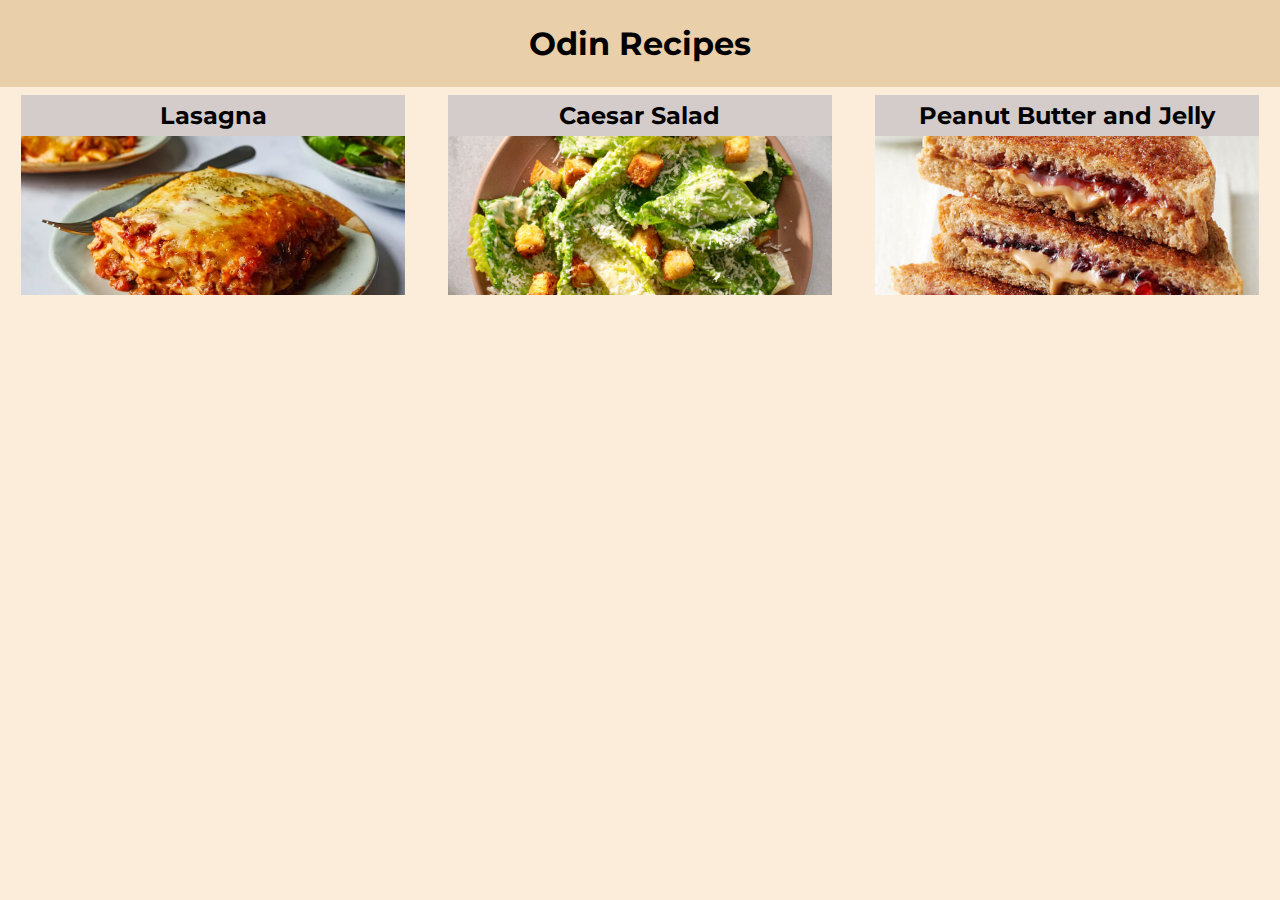
<file: index.html>
<!DOCTYPE html>
<html lang="en">
    <head>
        <meta charset="utf-8">
        <title>Recipes Main</title>
        <link href="css/styles.css" rel="stylesheet">
        <link href="https://fonts.googleapis.com/css2?family=Montserrat&display=swap" rel="stylesheet">
    </head>
    <body>
        <header>
            <div class="container-head">
                <h1>Odin Recipes</h1>
            </div>
        </header>
        <main>
            <div class="container-recipe-preview">
                <div class="recipe-preview">
                    <h2 class="recipe-preview-title"><a href="./recipes/lasagna.html">Lasagna</a></h2>
                    <img class="recipe-preview-img" src="./img/lasagna.jpg" alt="lasagna">
                </div>
                <div class="recipe-preview">
                    <h2 class="recipe-preview-title"><a href="./recipes/caesar-salad.html">Caesar Salad</a></h2>
                    <img class="recipe-preview-img" src="./img/caesar-salad.jpeg" alt="caesar salad">
                </div>
                <div class="recipe-preview">
                    <h2 class="recipe-preview-title"><a href="./recipes/pbj-sandwich.html">Peanut Butter and Jelly</a></h2>
                    <img class="recipe-preview-img" src="./img/pbj-sandwich.jpeg" alt="peanut butter and jelly sandwich">
                </div>
            </div>
        </main>
       
    </body>
</html>
</file>
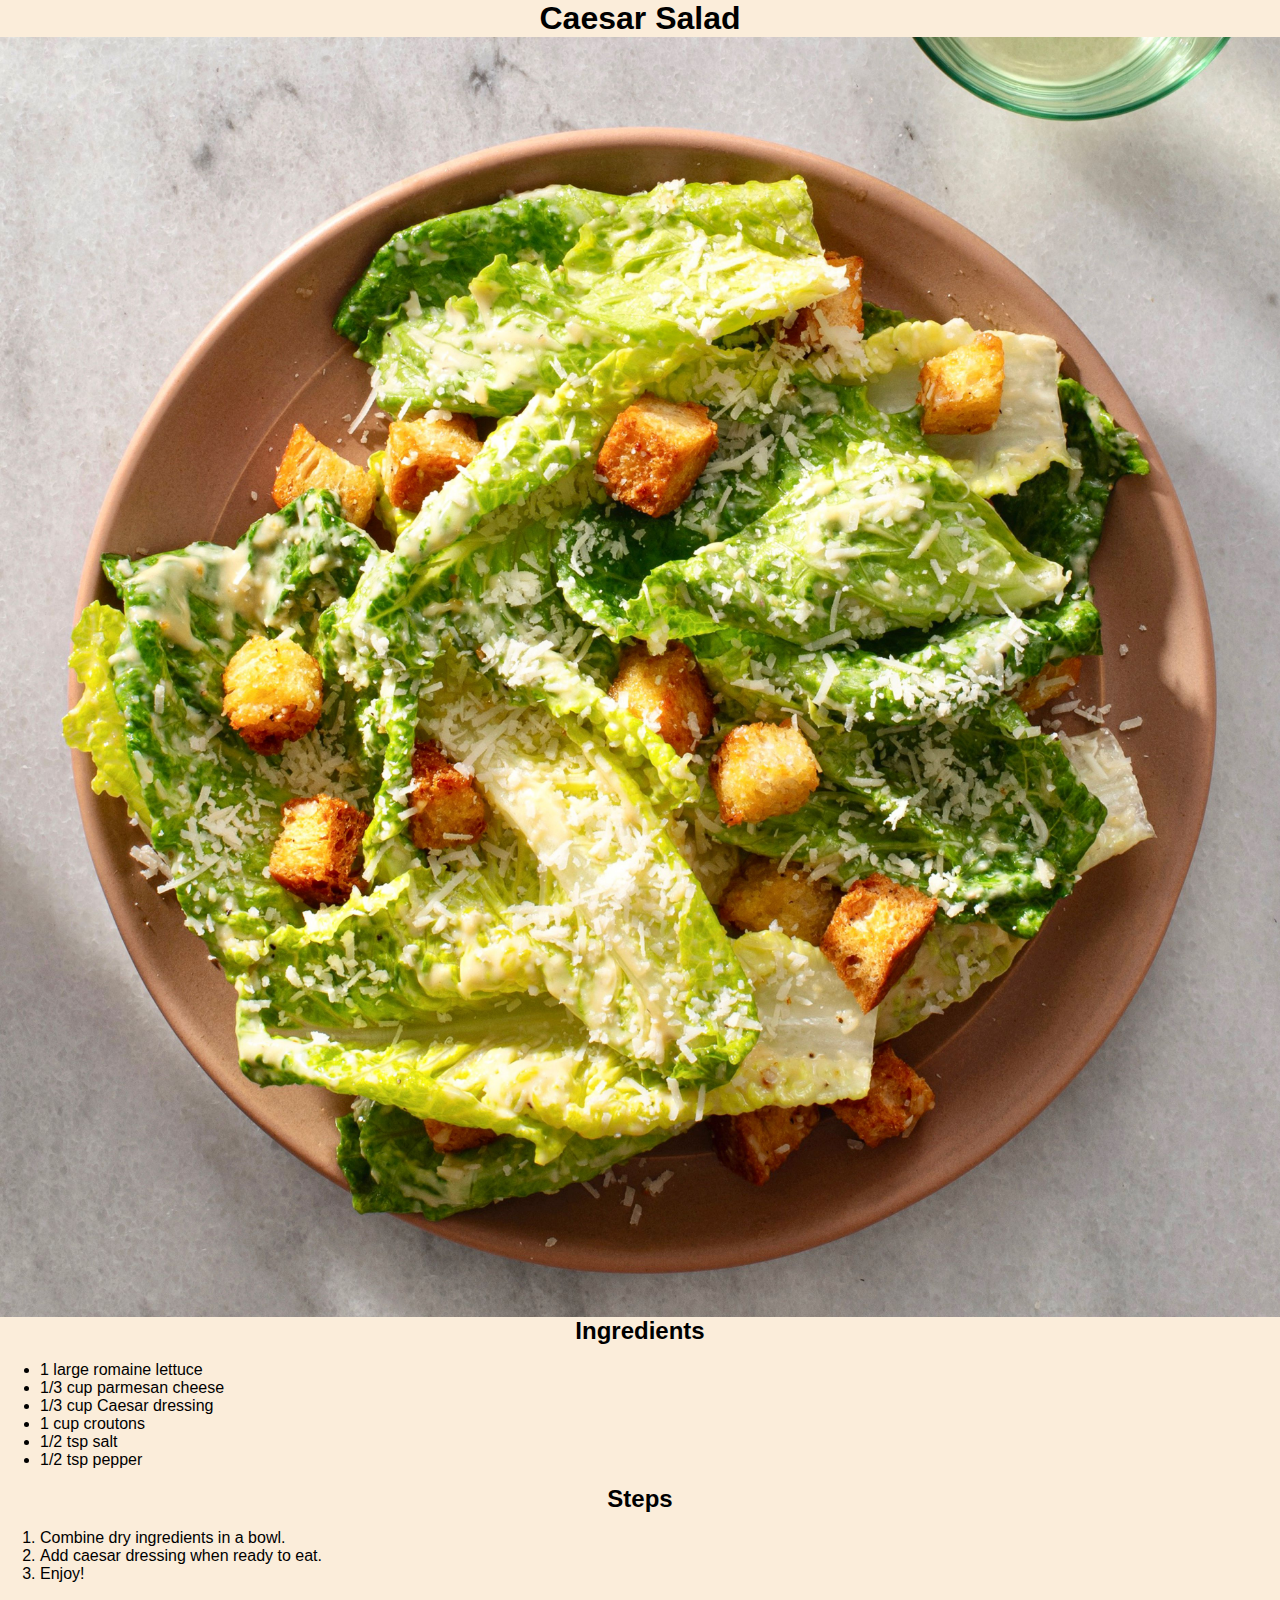
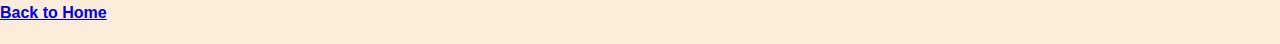
<file: recipes/caesar-salad.html>
<!DOCTYPE html>
<html lang="en">
    
<head>
    <meta charset="UTF-8">
    <link href="../css/styles.css" rel="stylesheet">
    <title>Caesar Salad Recipe</title>
</head>

<body>
        <h1>Caesar Salad</h1>
        <img src="../img/caesar-salad.jpeg" alt="caesar salad">

            <h2>Ingredients</h2>
            <ul>
                <li>1 large romaine lettuce</li>
                <li>1/3 cup parmesan cheese</li>
                <li>1/3 cup Caesar dressing</li>
                <li>1 cup croutons</li>
                <li>1/2 tsp salt</li>
                <li>1/2 tsp pepper</li>
            </ul>

        <h2>Steps</h2>
        <ol>
            <li>Combine dry ingredients in a bowl.</li>
            <li>Add caesar dressing when ready to eat.</li>
            <li>Enjoy!</li>
        </ol>
        <h4><a href="../index.html">Back to Home</a></h4>
</body>

</html>
</file>
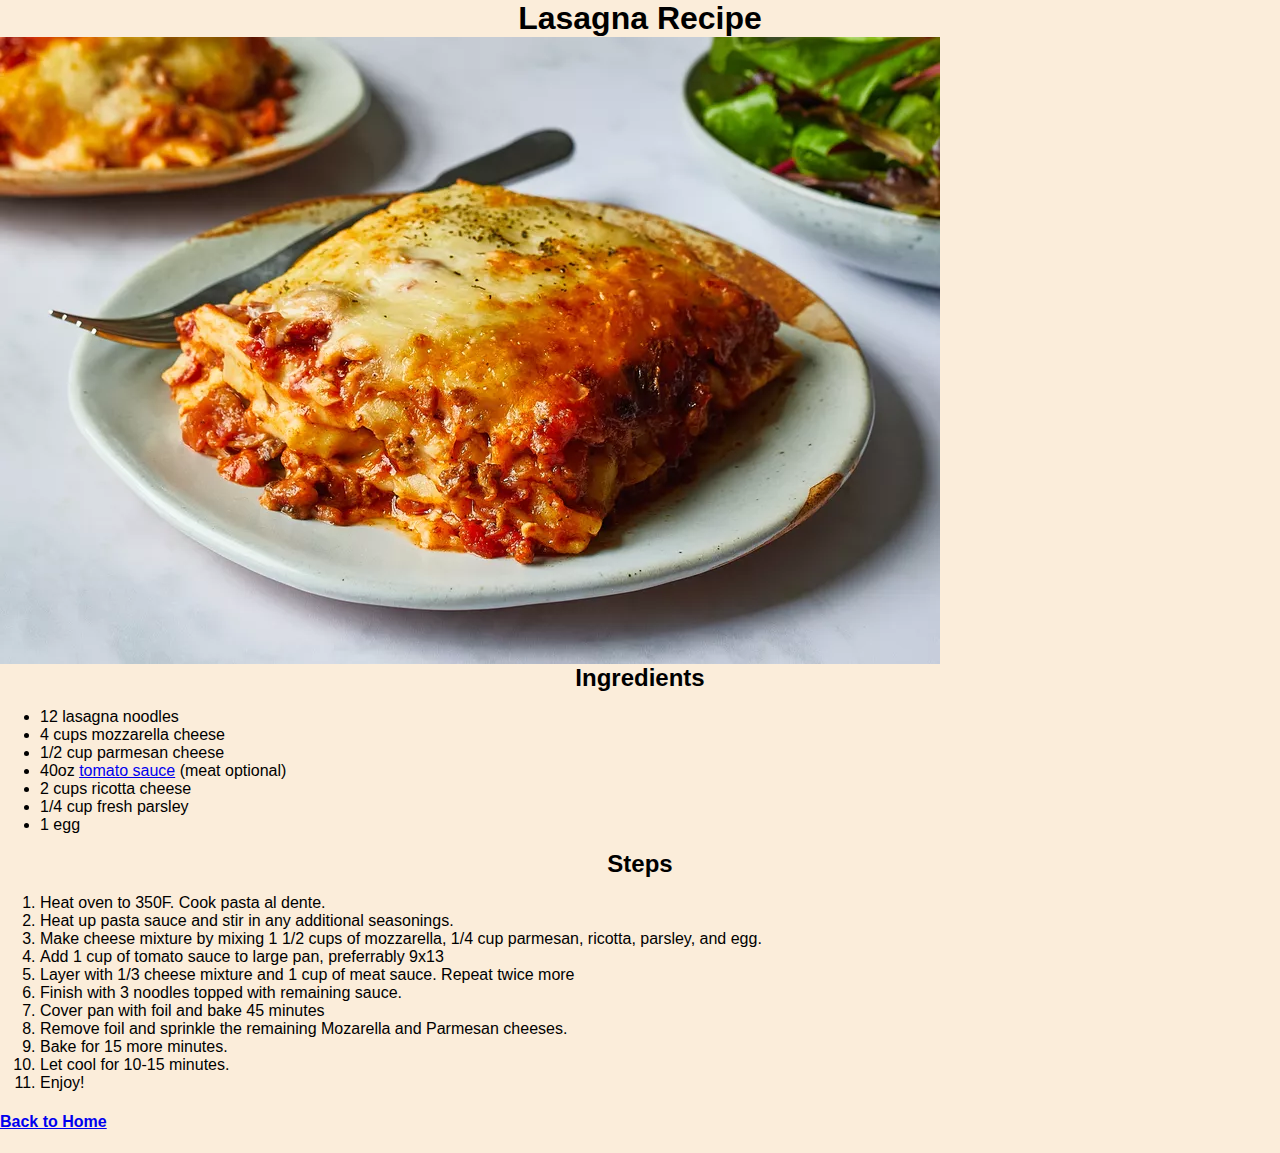
<file: recipes/lasagna.html>
<!DOCTYPE html>
<html lang="en">
<head>
    <link href="../css/styles.css" rel="stylesheet">
    <meta charset="UTF-8">
    <title>Lasagna Recipe</title>
</head>
<body>
    <h1>Lasagna Recipe</h1>
    <img src="../img/lasagna.jpg" alt="Lasagna on plate">
    <h2>Ingredients</h2>
    <ul>
        <li>12 lasagna noodles</li>
        <li>4 cups mozzarella cheese</li>
        <li>1/2 cup parmesan cheese</li>
        <li>40oz <a href="https://www.spendwithpennies.com/easy-homemade-lasagna/" target="_blank">tomato sauce</a> (meat optional)</li>
        <li>2 cups ricotta cheese</li>
        <li>1/4 cup fresh parsley</li>
        <li>1 egg</li>
    </ul>
    <h2>Steps</h2>
    <ol>
        <li>Heat oven to 350F. Cook pasta al dente.</li>
        <li>Heat up pasta sauce and stir in any additional seasonings.</li>
        <li>Make cheese mixture by mixing 1 1/2 cups of mozzarella, 1/4 cup parmesan, ricotta, parsley, and egg.</li>
        <li>Add 1 cup of tomato sauce to large pan, preferrably 9x13</li>
        <li>Layer with 1/3 cheese mixture and 1 cup of meat sauce. Repeat twice more</li>
        <li>Finish with 3 noodles topped with remaining sauce.</li>
        <li>Cover pan with foil and bake 45 minutes</li>
        <li>Remove foil and sprinkle the remaining Mozarella and Parmesan cheeses.</li>
        <li>Bake for 15 more minutes.</li>
        <li>Let cool for 10-15 minutes.</li>
        <li>Enjoy!</li>
    </ol>
    <h4><a href="../index.html">Back to Home</a></h4>
</body>
</html>
</file>
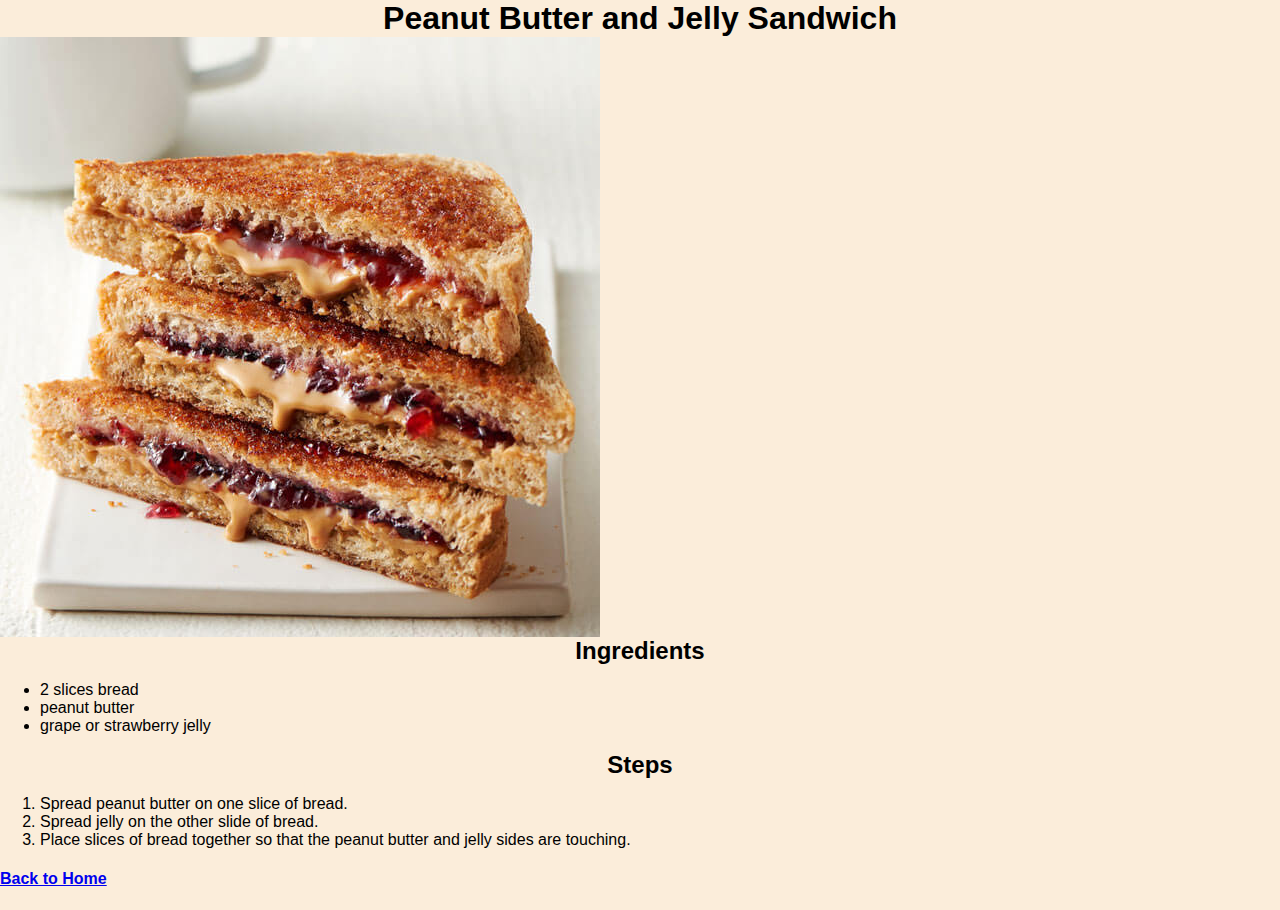
<file: recipes/pbj-sandwich.html>
<!DOCTYPE html>
<html lang="en">
<head>
    <link href="../css/styles.css" rel="stylesheet">
    <meta charset="UTF-8">
    <title>PB and Jelly Recipe</title>
</head>
<body>
    <h1>Peanut Butter and Jelly Sandwich</h1>
    <img src="../img/pbj-sandwich.jpeg" alt="peanut butter and jelly">
    <h2>Ingredients</h2>
    <ul>
        <li>2 slices bread</li>
        <li>peanut butter</li>
        <li>grape or strawberry jelly</li>
    </ul>

    <h2>Steps</h2>
    <ol>
        <li>Spread peanut butter on one slice of bread.</li>
        <li>Spread jelly on the other slide of bread.</li>
        <li>Place slices of bread together so that the peanut butter and jelly sides are touching.</li>
    </ol>
    <h4><a href="../index.html">Back to Home</a></h4>
</body>
</html>
</file>
<file: css/styles.css>
html {
    scroll-behavior: smooth;
}
body {
    font-family: Montserrat, sans-serif;
    margin: 0;
    padding: 0;
    box-sizing: border-box;
    background-color: #fbedda;

}

img{
    display: block;
    max-width: 100%;
}

h1, h2{
    text-align: center;
    margin: 0;
    padding: 0;
}

h2{
    font-size: 1.5rem;
}

/**
Layout
**/

.container-head{
    text-align: center;
    padding: 1.5em;
    background-color: #eacfab;
    margin-bottom: 0.5em;
}

/* Recipe Preview */
.container-recipe-preview{
    display: flex;
    flex-direction: column;
    justify-content:space-around;
}

@media (min-width: 675px){
    .container-recipe-preview{
        flex-direction: row;
        flex-wrap: wrap;
    }
}

.recipe-preview{
    max-width: 100%;
    display: flex;
    flex-direction: column;
    margin-bottom: 0.5em;
}

.recipe-preview:last-of-type{
    margin-bottom: 0;
}


.recipe-preview-img{
    height: 150px;
    object-fit: cover;
}

@media (min-width: 675px){
    .recipe-preview{
        width: 30%;
        height: 200px;
        overflow: hidden;
    }

    .recipe-preview-img{
        height: 100%;
    }
}

.recipe-preview-title{
    padding: 0.25em;
    background-color: rgb(212, 203, 203);
}

.recipe-preview-title a{
    text-decoration: none;
    color: black;
}

.recipe-preview-title a:hover{
    color: white;
}
</file>
